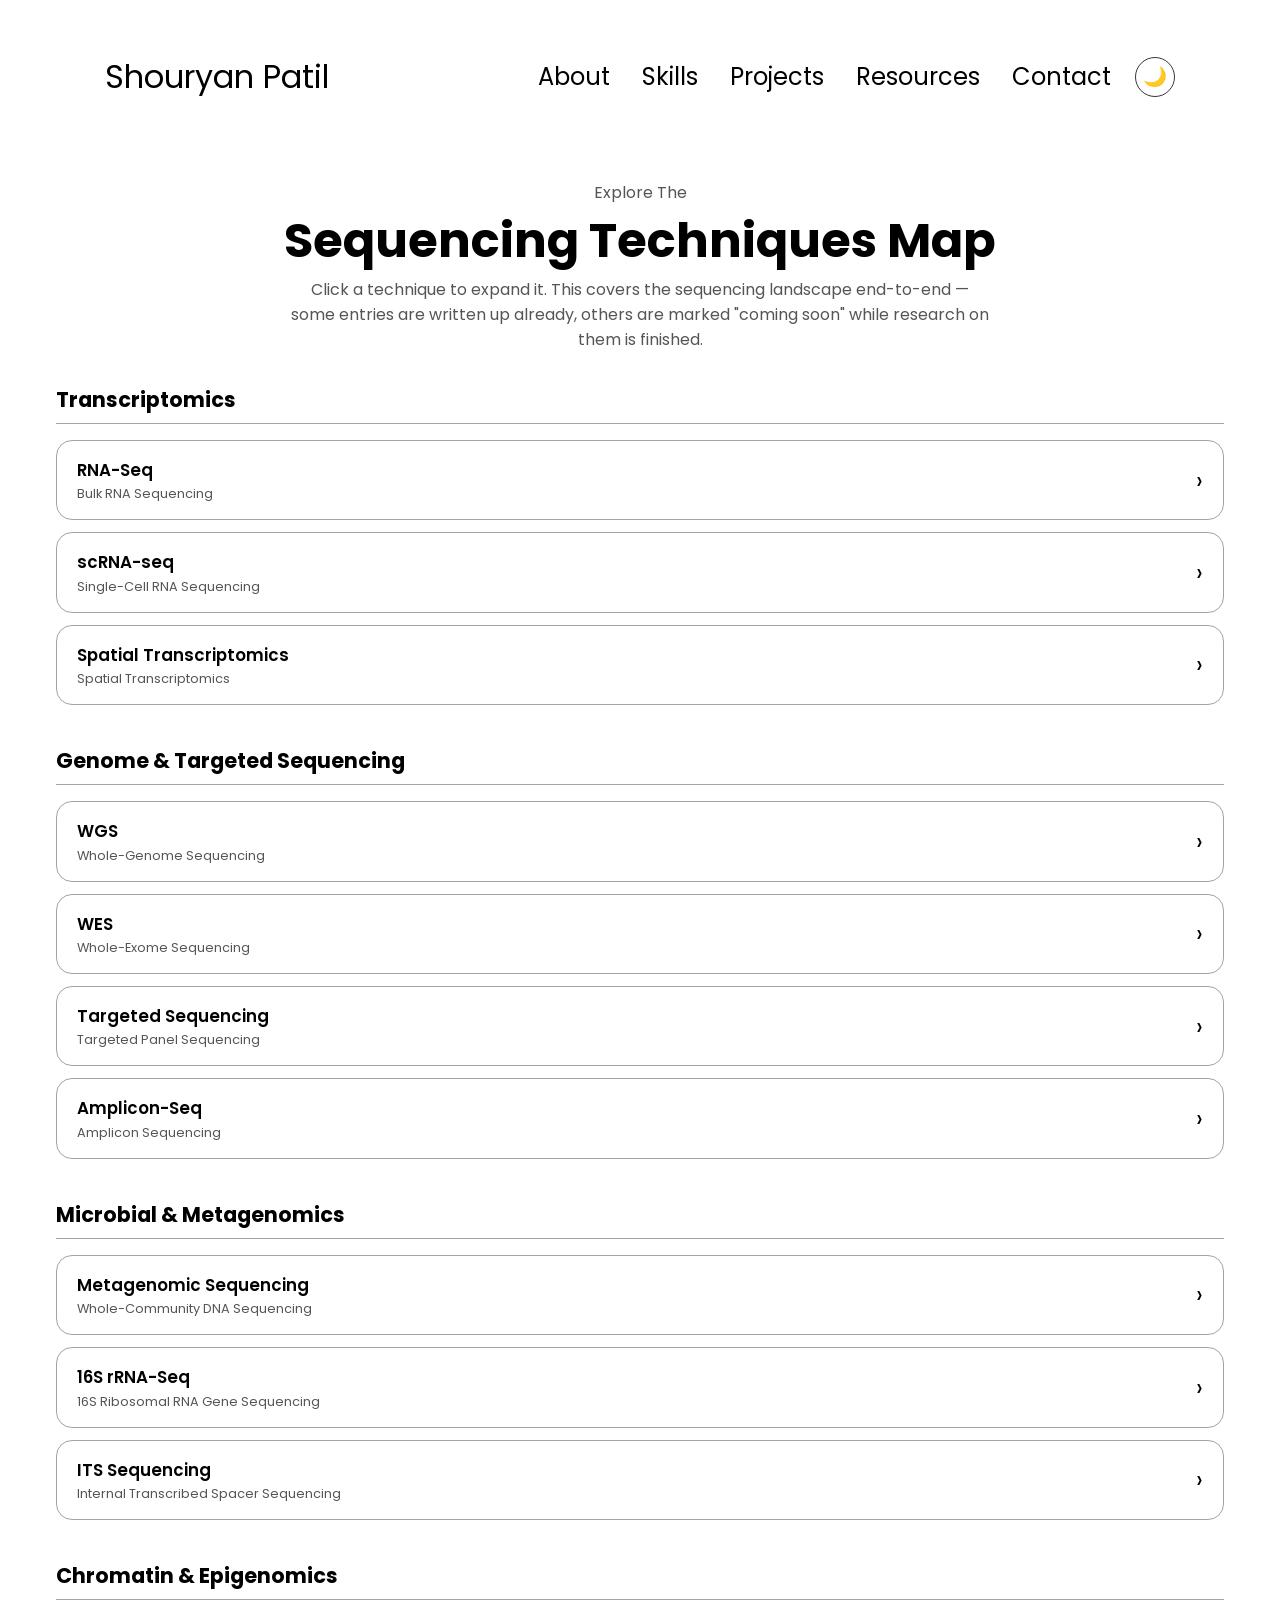
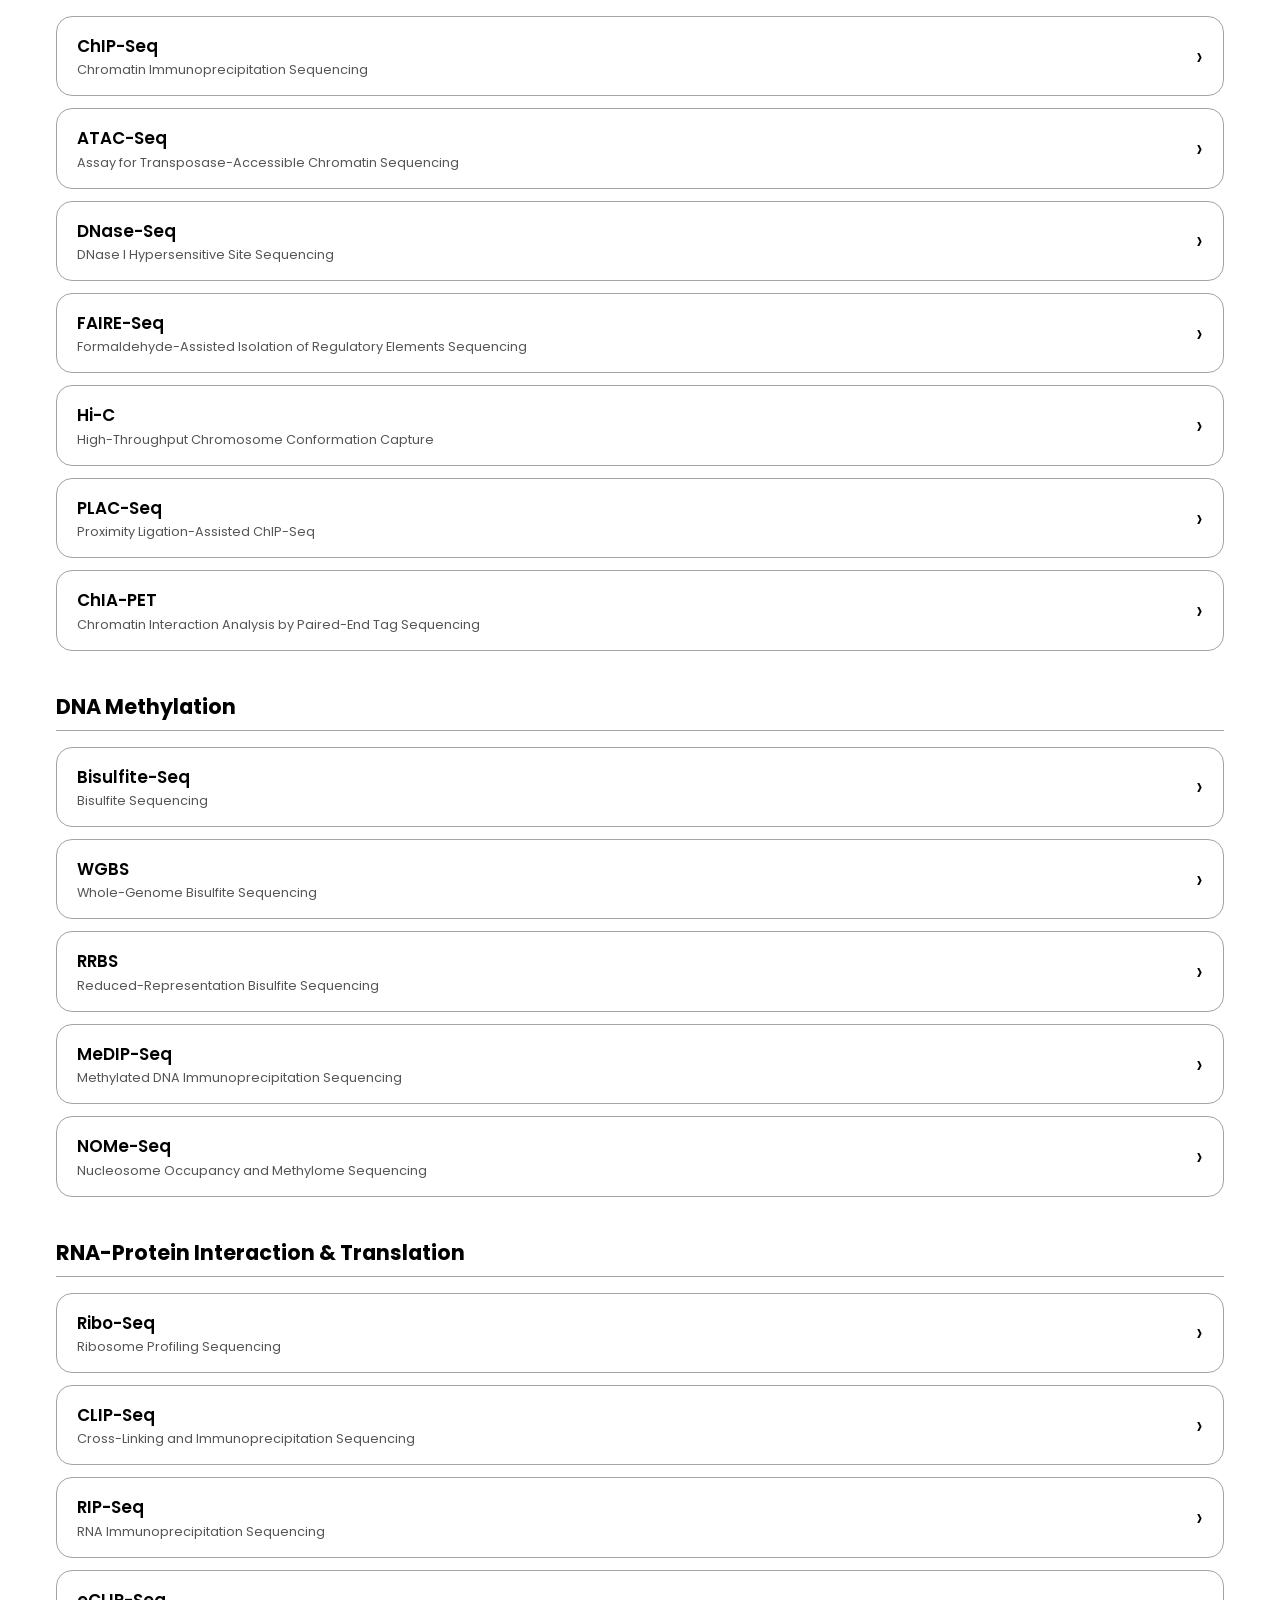
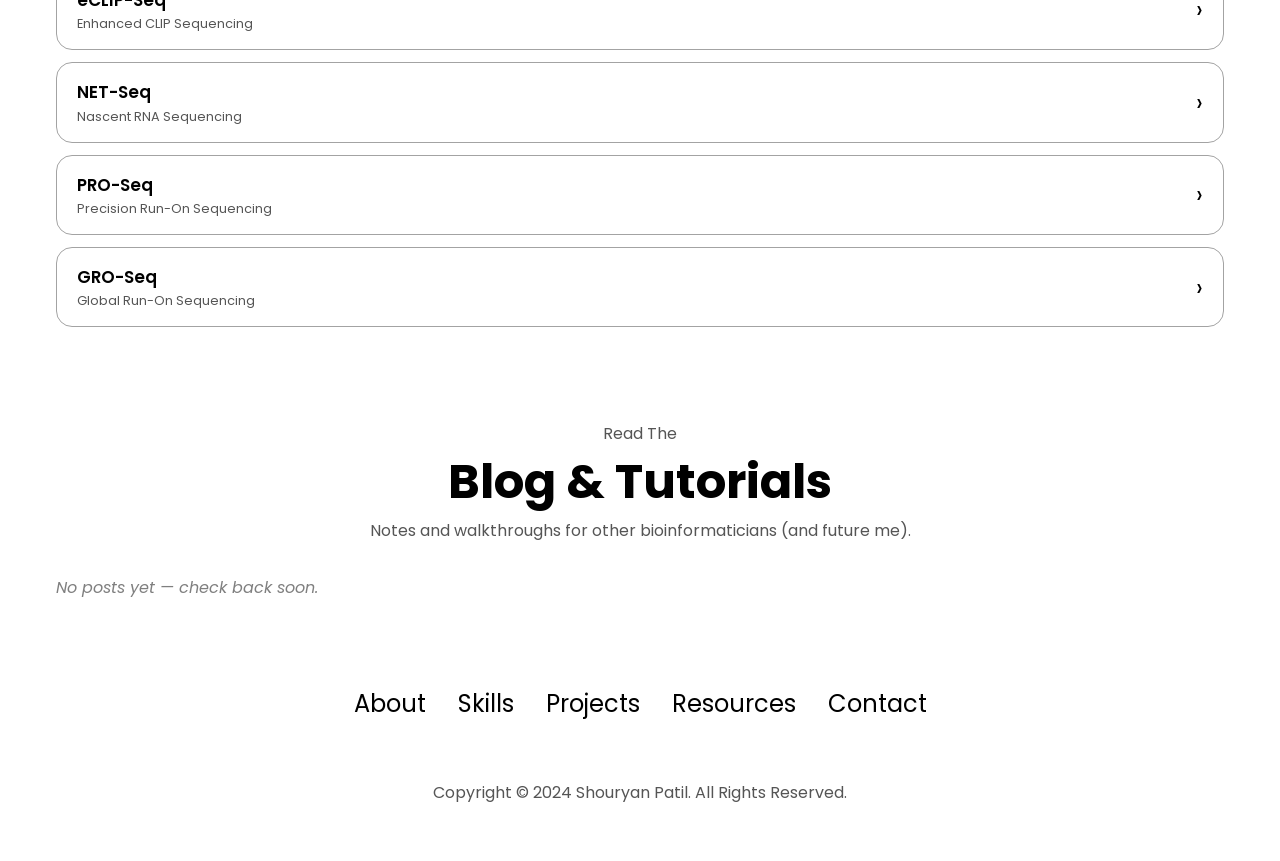
<file: resources.html>
<!DOCTYPE html>
<html lang="en">
  <head>
    <meta charset="UTF-8" />
    <meta http-equiv="X-UA-Compatible" content="IE=edge" />
    <meta name="viewport" content="width=device-width, initial-scale=1.0" />
    <title>Resources | Shouryan Patil</title>
    <link rel="stylesheet" href="style.css" />
    <link rel="stylesheet" href="mediaqueries.css" />
    <link rel="stylesheet" href="resources/resources.css" />
    <script>
      // Apply saved/preferred theme immediately, before the page paints,
      // so there's no flash of the wrong theme on load. (Same snippet as index.html.)
      (function () {
        var saved = localStorage.getItem("theme");
        var prefersDark =
          window.matchMedia &&
          window.matchMedia("(prefers-color-scheme: dark)").matches;
        if (saved === "dark" || (!saved && prefersDark)) {
          document.documentElement.classList.add("dark-mode");
        }
      })();
    </script>
  </head>
  <body>
    <nav id="desktop-nav">
      <div class="logo">Shouryan Patil</div>
      <div style="display: flex; align-items: center; gap: 1.5rem;">
        <ul class="nav-links">
          <li><a href="index.html#about">About</a></li>
          <li><a href="index.html#experience">Skills</a></li>
          <li><a href="index.html#projects">Projects</a></li>
          <li><a href="resources.html#techniques">Resources</a></li>
          <li><a href="index.html#contact">Contact</a></li>
        </ul>
        <button
          class="theme-toggle-btn"
          id="theme-toggle-desktop"
          onclick="toggleTheme()"
          aria-label="Toggle dark mode"
          title="Toggle dark mode"
        >
          🌙
        </button>
      </div>
    </nav>
    <nav id="hamburger-nav">
      <div class="logo">Shouryan Patil</div>
      <div style="display: flex; align-items: center;">
        <button
          class="theme-toggle-btn"
          id="theme-toggle-mobile"
          onclick="toggleTheme()"
          aria-label="Toggle dark mode"
          title="Toggle dark mode"
        >
          🌙
        </button>
        <div class="hamburger-menu">
          <div class="hamburger-icon" onclick="toggleMenu()">
            <span></span>
            <span></span>
            <span></span>
          </div>
          <div class="menu-links">
            <li><a href="index.html#about" onclick="toggleMenu()">About</a></li>
            <li><a href="index.html#experience" onclick="toggleMenu()">Skills</a></li>
            <li><a href="index.html#projects" onclick="toggleMenu()">Projects</a></li>
            <li><a href="resources.html#techniques" onclick="toggleMenu()">Resources</a></li>
            <li><a href="index.html#contact" onclick="toggleMenu()">Contact</a></li>
          </div>
        </div>
      </div>
    </nav>

    <section id="techniques">
      <p class="section__text__p1">Explore The</p>
      <h1 class="title">Sequencing Techniques Map</h1>
      <p class="resources-intro">
        Click a technique to expand it. This covers the sequencing landscape
        end-to-end — some entries are written up already, others are marked
        "coming soon" while research on them is finished.
      </p>
      <div id="techniques-container"></div>
    </section>

    <section id="blog">
      <p class="section__text__p1">Read The</p>
      <h1 class="title">Blog &amp; Tutorials</h1>
      <p class="resources-intro">
        Notes and walkthroughs for other bioinformaticians (and future me).
      </p>
      <div id="posts-container"></div>
    </section>

    <footer>
      <nav>
        <div class="nav-links-container">
          <ul class="nav-links">
            <li><a href="index.html#about">About</a></li>
            <li><a href="index.html#experience">Skills</a></li>
            <li><a href="index.html#projects">Projects</a></li>
            <li><a href="resources.html#techniques">Resources</a></li>
            <li><a href="index.html#contact">Contact</a></li>
          </ul>
        </div>
      </nav>
      <p>Copyright &#169; 2024 Shouryan Patil. All Rights Reserved.</p>
    </footer>

    <script src="script.js"></script>
    <script src="resources/techniques-data.js"></script>
    <script src="resources/posts-data.js"></script>
    <script src="resources/resources.js"></script>
  </body>
</html>
</file>
<file: style.css>
/* GENERAL */

@import url("https://fonts.googleapis.com/css2?family=Poppins:wght@300;400;500;600&display=swap");

/* THEME VARIABLES */

:root {
  --bg-color: #ffffff;
  --text-color: rgb(85, 85, 85);
  --heading-color: #000000;
  --nav-bg: #ffffff;
  --card-bg: #ffffff;
  --card-bg-alt: rgb(250, 250, 250);
  --card-border: rgb(163, 163, 163);
  --skill-card-bg: #f9f9f9;
  --skill-card-border: #ccc;
  --skill-title-color: #333333;
  --skill-text-color: #666666;
  --btn-border: rgb(53, 53, 53);
  --btn-dark-bg: rgb(53, 53, 53);
  --icon-filter: none;
  --shadow-color: rgba(0, 0, 0, 0.1);
}

html.dark-mode {
  --bg-color: #121212;
  --text-color: rgb(200, 200, 200);
  --heading-color: #ffffff;
  --nav-bg: #121212;
  --card-bg: #1e1e1e;
  --card-bg-alt: #1a1a1a;
  --card-border: rgb(70, 70, 70);
  --skill-card-bg: #1e1e1e;
  --skill-card-border: #444444;
  --skill-title-color: #f0f0f0;
  --skill-text-color: #b0b0b0;
  --btn-border: rgb(200, 200, 200);
  --btn-dark-bg: rgb(220, 220, 220);
  --icon-filter: invert(90%);
  --shadow-color: rgba(0, 0, 0, 0.4);
}

* {
  margin: 0;
  padding: 0;
}

body {
  font-family: "Poppins", sans-serif;
  overflow-x: hidden;
  background-color: var(--bg-color);
  color: var(--text-color);
  transition: background-color 300ms ease, color 300ms ease;
}

html {
  scroll-behavior: smooth;
}

p {
  color: var(--text-color);
}

/* TRANSITION */

a,
.btn {
  transition: all 300ms ease;
}

/* DARK MODE TOGGLE BUTTON */

.theme-toggle-btn {
  background: none;
  border: rgb(53, 53, 53) 0.1rem solid;
  border-color: var(--btn-border);
  border-radius: 50%;
  width: 2.5rem;
  height: 2.5rem;
  min-width: 2.5rem;
  display: flex;
  align-items: center;
  justify-content: center;
  cursor: pointer;
  font-size: 1.2rem;
  transition: all 300ms ease;
  color: var(--heading-color);
}

.theme-toggle-btn:hover {
  background: var(--card-border);
}

#hamburger-nav .theme-toggle-btn {
  margin-right: 0.5rem;
}

/* DESKTOP NAV */

nav,
.nav-links {
  display: flex;
}

nav {
  justify-content: space-around;
  align-items: center;
  height: 17vh;
}

.nav-links {
  gap: 2rem;
  list-style: none;
  font-size: 1.5rem;
}

a {
  color: var(--heading-color);
  text-decoration: none;
  text-decoration-color: white;
}

a:hover {
  color: grey;
  text-decoration: underline;
  text-underline-offset: 1rem;
  text-decoration-color: rgb(181, 181, 181);
}

.logo {
  font-size: 2rem;
  color: var(--heading-color);
}

.logo:hover {
  cursor: default;
}

/* HAMBURGER MENU */

#hamburger-nav {
  display: none;
}

.hamburger-menu {
  position: relative;
  display: inline-block;
}

.hamburger-icon {
  display: flex;
  flex-direction: column;
  justify-content: space-between;
  height: 24px;
  width: 30px;
  cursor: pointer;
}

.hamburger-icon span {
  width: 100%;
  height: 2px;
  background-color: var(--heading-color);
  transition: all 0.3 ease-in-out;
}

.menu-links {
  position: absolute;
  top: 100%;
  right: 0;
  background-color: var(--nav-bg);
  width: fit-content;
  max-height: 0;
  overflow: hidden;
  transition: all 0.3 ease-in-out;
}

.menu-links a {
  display: block;
  padding: 10px;
  text-align: center;
  font-size: 1.5rem;
  color: var(--heading-color);
  text-decoration: none;
  transition: all 0.3 ease-in-out;
}

.menu-links li {
  list-style: none;
}

.menu-links.open {
  max-height: 300px;
}

.hamburger-icon.open span:first-child {
  transform: rotate(45deg) translate(10px, 5px);
}

.hamburger-icon.open span:nth-child(2) {
  opacity: 0;
}

.hamburger-icon.open span:last-child {
  transform: rotate(-45deg) translate(10px, -5px);
}

.hamburger-icon span:first-child {
  transform: none;
}

.hamburger-icon span:first-child {
  opacity: 1;
}

.hamburger-icon span:first-child {
  transform: none;
}

/* SECTIONS */

section {
  padding-top: 4vh;
  height: 96vh;
  margin: 0 auto;
  padding-left: 1rem;
  padding-right: 1rem;
  max-width: 1200px; 
  box-sizing: border-box;
  min-height: fit-content;
}

.section-container {
  display: flex;
}

/* PROFILE SECTION */

#profile {
  display: flex;
  justify-content: center;
  gap: 5rem;
  height: 80vh;
}

.section__pic-container {
  display: flex;
  height: 400px;
  width: 400px;
  margin: auto 0;
}

.section__pic-container img {
  border-radius: 50%;
  object-fit: cover;
  width: 100%;
  height: 100%;
}

#about .section__pic-container img {
  border-radius: 2rem;
}

.section__text {
  align-self: center;
  text-align: center;
}

.section__text p {
  font-weight: 600;
}

.section__text__p1 {
  text-align: center;
}

.section__text__p2 {
  font-size: 1.75rem;
  margin-bottom: 1rem;
}

.title {
  font-size: 3rem;
  text-align: center;
  color: var(--heading-color);
}

h1, h2, h3, h4 {
  color: var(--heading-color);
}

#socials-container {
  display: flex;
  justify-content: center;
  margin-top: 1rem;
  gap: 1rem;
}

/* ICONS */

.icon {
  cursor: pointer;
  height: 2rem;
  filter: var(--icon-filter);
}

/* BUTTONS */

.btn-container {
  display: flex;
  justify-content: center;
  gap: 1rem;
}

.btn {
  font-weight: 600;
  transition: all 300ms ease;
  padding: 1rem;
  width: 8rem;
  border-radius: 2rem;
}

.btn-color-1,
.btn-color-2 {
  border: 0.1rem solid var(--btn-border);
}

.btn-color-1:hover,
.btn-color-2:hover {
  cursor: pointer;
}

.btn-color-1,
.btn-color-2:hover {
  background: var(--btn-dark-bg);
  color: var(--bg-color);
}

.btn-color-1:hover {
  background: var(--heading-color);
  color: var(--bg-color);
}

.btn-color-2 {
  background: none;
  color: var(--heading-color);
}

.btn-color-2:hover {
  border: 0.1rem solid var(--btn-border);
}

.btn-container {
  gap: 1rem;
}

/* ABOUT SECTION */

#about {
  position: relative;
}

.about-containers {
  gap: 2rem;
  margin-bottom: 2rem;
  margin-top: 2rem;
}

.about-details-container {
  justify-content: center;
  flex-direction: column;
}

.about-containers,
.about-details-container {
  display: flex;
}

.about-pic {
  border-radius: 2rem;
}

.arrow {
  position: absolute;
  right: -5rem;
  bottom: 2.5rem;
}

.details-container {
  padding: 1.5rem;
  flex: 1;
  background: var(--card-bg);
  border-radius: 2rem;
  border: 0.1rem solid var(--card-border);
  text-align: center;
}

.section-container {
  gap: 4rem;
  height: 80%;
}

.section__pic-container {
  height: 400px;
  width: 400px;
  margin: auto 0;
}

/* EXPERIENCE SECTION */

#experience {
    position: relative;
    padding: 2rem 1rem; /* Added padding for better spacing */
  }
  
  .experience-sub-title {
    color: var(--heading-color);
    font-weight: 600;
    font-size: 1.75rem;
    margin-bottom: 2rem;
    text-align: center; /* Center-align the sub-title */
  }
  
  .experience-details-container {
    display: flex;
    justify-content: center;
    flex-direction: column;
    align-items: center; /* Center-align the content */
  }

.experience-detail {
  position: relative;
}

.experience-tooltip {
  display: none;
  position: absolute;
  top: 100%;
  left: 50%;
  transform: translateX(-50%);
  background: var(--card-bg);
  border: 0.1rem solid var(--card-border);
  border-radius: 0.75rem;
  padding: 0.75rem 1rem;
  width: 230px;
  text-align: left;
  box-shadow: 0 4px 12px var(--shadow-color);
  z-index: 10;
  margin-top: 0.5rem;
}

.experience-tooltip ul {
  list-style: disc;
  margin-left: 1.1rem;
  color: var(--text-color);
  font-size: 0.8rem;
  line-height: 1.5;
}

.experience-detail:hover .experience-tooltip,
.experience-detail:focus-within .experience-tooltip {
  display: block;
}

/* Skills Section - Centered Grid Layout */

/* Outer container for each skill category */
.skills-category {
  border: 2px solid var(--card-border);
  border-radius: 1.5rem;
  padding: 2rem;
  max-width: 1000px;
  margin: 2rem auto; /* Center horizontally with vertical spacing */
  background-color: var(--card-bg);
  text-align: center;
  box-sizing: border-box;
}

/* Category title */
.skills-category h3 {
  font-size: 1.8rem;
  font-weight: 600;
  margin-bottom: 2rem;
  color: var(--heading-color);
}

/* Container for skill cards */
.article-container {
  display: grid;
  grid-template-columns: repeat(7, 1fr);
  gap: 2rem;
  justify-items: center;
}

/* Each skill card */
article {
  display: flex;
  flex-direction: column;
  align-items: center;
  justify-content: center;
  width: 120px;
  height: 120px;
  padding: 0.5rem;
  border: 1px solid var(--skill-card-border);
  border-radius: 8px;
  box-shadow: 0 2px 4px var(--shadow-color);
  background-color: var(--skill-card-bg);
  text-align: center;
  gap: 0.3rem;
}

/* Icon inside skill card */
article .icon {
  font-size: 1.5rem;
  margin-bottom: 0.5rem;
  color: var(--text-color);
  filter: var(--icon-filter);
}

/* Skill title */
article h4 {
  font-size: 1rem;
  font-weight: 600;
  color: var(--skill-title-color);
  margin: 0;
}

/* Skill level (e.g., Basic) */
article p {
  font-size: 0.75rem;
  color: var(--skill-text-color);
  margin: 0;
}

/* Extra */
@media (max-width: 900px) {
  .article-container {
    grid-template-columns: repeat(2, 1fr);
  }
}


/* PROJECTS SECTION */
/* Updated layout for projects */
.about-containers {
  display: grid;
  grid-template-columns: repeat(2, 1fr); /* Two columns */
  gap: 2rem;
}

/* Keep this as is — still useful */
.color-container {
  border: 1px solid var(--card-border);
  background: var(--card-bg-alt);
  padding: 20px;
  border-radius: 15px;
}

/* Responsive project cards */
.project-card {
  display: flex;
  align-items: center;
  gap: 20px;
  text-align: left;
  flex-wrap: nowrap;
}

/* Responsive image box */
.project-image-box {
  width: 100px;
  height: 100px;
  background-color: #ff3e3e;
  border-radius: 15px;
  display: flex;
  align-items: center;
  justify-content: center;
  flex-shrink: 0;
  overflow: hidden;
}

.project-image {
  width: 100%;
  height: 100%;
  object-fit: cover;
  border-radius: 15px;
}

.project-content {
  display: flex;
  flex-direction: column;
  justify-content: center;
  gap: 10px;
}

.project-title {
  margin: 0;
  color: var(--heading-color);
  font-weight: bold;
  font-size: 1.1rem;
}

.project-btn {
  background-color: #ff3e3e;
  color: white;
  border: none;
  padding: 5px 15px;
  border-radius: 8px;
  cursor: pointer;
  transition: 0.3s;
  width: fit-content;
}

.project-btn:hover {
  background-color: #d63232;
}


/* CONTACT */

#contact {
  display: flex;
  justify-content: center;
  flex-direction: column;
  height: 70vh;
}

.contact-info-upper-container {
  display: flex;
  justify-content: center;
  border-radius: 2rem;
  border: 0.1rem solid var(--card-border);
  background: var(--card-bg-alt);
  margin: 2rem auto;
  padding: 0.5rem;
}

.contact-info-container {
  display: flex;
  align-items: center;
  justify-content: center;
  gap: 0.5rem;
  margin: 1rem;
}

.contact-info-container p {
  font-size: larger;
}

.contact-icon {
  cursor: default;
}

.email-icon {
  height: 2.5rem;
}

/* FOOTER SECTION */

footer {
  height: 26vh;
  margin: 0 1rem;
}

footer p {
  text-align: center;
}
</file>
<file: mediaqueries.css>
@media screen and (max-width: 1400px) {
    #profile {
      height: 83vh;
      margin-bottom: 6rem;
    }
    .about-containers {
      flex-wrap: wrap;
    }
    #contact,
    #projects {
      height: fit-content;
    }
  }
  
  @media screen and (max-width: 1200px) {
    #desktop-nav {
      display: none;
    }
    #hamburger-nav {
      display: flex;
    }
    #experience,
    .experience-details-container {
      margin-top: 2rem;
    }
    #profile,
    .section-container {
      display: block;
    }
    .arrow {
      display: none;
    }
    section,
    .section-container {
      height: fit-content;
    }
    section {
      margin: 0 5%;
    }
    .section__pic-container {
      width: 275px;
      height: 275px;
      margin: 0 auto 2rem;
    }
    .about-containers {
      margin-top: 0;
    }
  }
  
  @media screen and (max-width: 600px) {
    #contact,
    footer {
      height: 40vh;
    }
    #profile {
      height: 83vh;
      margin-bottom: 0;
    }
    article {
      font-size: 1rem;
    }
    footer nav {
      height: fit-content;
      margin-bottom: 2rem;
    }
    .about-containers,
    .contact-info-upper-container,
    .btn-container {
      flex-wrap: wrap;
    }
    .contact-info-container {
      margin: 0;
    }
    .contact-info-container p,
    .nav-links li a {
      font-size: 1rem;
    }
    .experience-sub-title {
      font-size: 1.25rem;
    }
    .logo {
      font-size: 1.5rem;
    }
    .nav-links {
      flex-direction: column;
      gap: 0.5rem;
      text-align: center;
    }
    .section__pic-container {
      width: auto;
      height: 46vw;
      justify-content: center;
    }
    .section__text__p2 {
      font-size: 1.25rem;
    }
    .title {
      font-size: 2rem;
    }
    .text-container {
      text-align: justify;
    }
  }
</file>
<file: resources/resources.css>
/* RESOURCES PAGE — reuses --bg-color, --text-color, --heading-color,
   --card-bg, --card-border etc. defined in style.css, so dark mode
   just works without duplicating any color logic here. */

.resources-intro {
  text-align: center;
  max-width: 700px;
  margin: 0 auto 2rem;
}

/* ---------- TECHNIQUES ACCORDION ---------- */

.tech-category {
  margin-bottom: 2.5rem;
}

.tech-category-title {
  color: var(--heading-color);
  font-size: 1.3rem;
  margin-bottom: 1rem;
  border-bottom: 1px solid var(--card-border);
  padding-bottom: 0.5rem;
}

.tech-items {
  display: flex;
  flex-direction: column;
  gap: 0.75rem;
}

.tech-item {
  background: var(--card-bg);
  border: 0.1rem solid var(--card-border);
  border-radius: 1rem;
  overflow: hidden;
}

.tech-header {
  width: 100%;
  display: flex;
  align-items: center;
  justify-content: space-between;
  gap: 1rem;
  padding: 1rem 1.25rem;
  background: none;
  border: none;
  cursor: pointer;
  text-align: left;
  font-family: inherit;
}

.tech-name {
  color: var(--heading-color);
  font-weight: 600;
  font-size: 1.05rem;
  display: flex;
  flex-direction: column;
  gap: 0.15rem;
}

.tech-name small {
  color: var(--text-color);
  font-weight: 400;
  font-size: 0.8rem;
}

.tech-chevron {
  color: var(--heading-color);
  font-size: 1.5rem;
  transition: transform 300ms ease;
  flex-shrink: 0;
}

.tech-item.open .tech-chevron,
.post-card.open .tech-chevron {
  transform: rotate(90deg);
}

.tech-panel,
.post-content {
  padding: 0 1.25rem 1.25rem;
  color: var(--text-color);
}

.tech-summary,
.tech-when {
  margin-bottom: 0.75rem;
  line-height: 1.5;
}

.tech-steps ol {
  margin: 0.5rem 0 0 1.25rem;
}

.tech-placeholder,
.posts-placeholder {
  color: var(--text-color);
  font-style: italic;
  opacity: 0.75;
}

/* ---------- BLOG / TUTORIAL POSTS ---------- */

#posts-container {
  display: flex;
  flex-direction: column;
  gap: 1rem;
}

.post-card {
  background: var(--card-bg);
  border: 0.1rem solid var(--card-border);
  border-radius: 1rem;
  overflow: hidden;
}

.post-header {
  width: 100%;
  display: flex;
  align-items: flex-start;
  justify-content: space-between;
  gap: 1rem;
  padding: 1.25rem;
  background: none;
  border: none;
  cursor: pointer;
  text-align: left;
  font-family: inherit;
}

.post-title {
  color: var(--heading-color);
  font-size: 1.15rem;
  margin-bottom: 0.4rem;
}

.post-meta {
  display: flex;
  align-items: center;
  gap: 0.75rem;
  margin-bottom: 0.5rem;
  flex-wrap: wrap;
}

.post-date {
  color: var(--text-color);
  font-size: 0.85rem;
  opacity: 0.8;
}

.post-tags {
  display: flex;
  gap: 0.4rem;
  flex-wrap: wrap;
}

.post-tag {
  background: var(--card-bg-alt);
  border: 1px solid var(--card-border);
  color: var(--text-color);
  font-size: 0.75rem;
  padding: 0.15rem 0.6rem;
  border-radius: 1rem;
}

.post-excerpt {
  color: var(--text-color);
  line-height: 1.4;
}

.post-content {
  line-height: 1.6;
}

.post-content p {
  margin-bottom: 0.75rem;
}

/* ---------- SECTION SPACING (resources page has two stacked sections) ---------- */

#techniques,
#blog {
  min-height: fit-content;
  height: fit-content;
  padding-top: 3vh;
  padding-bottom: 3vh;
}
</file>
